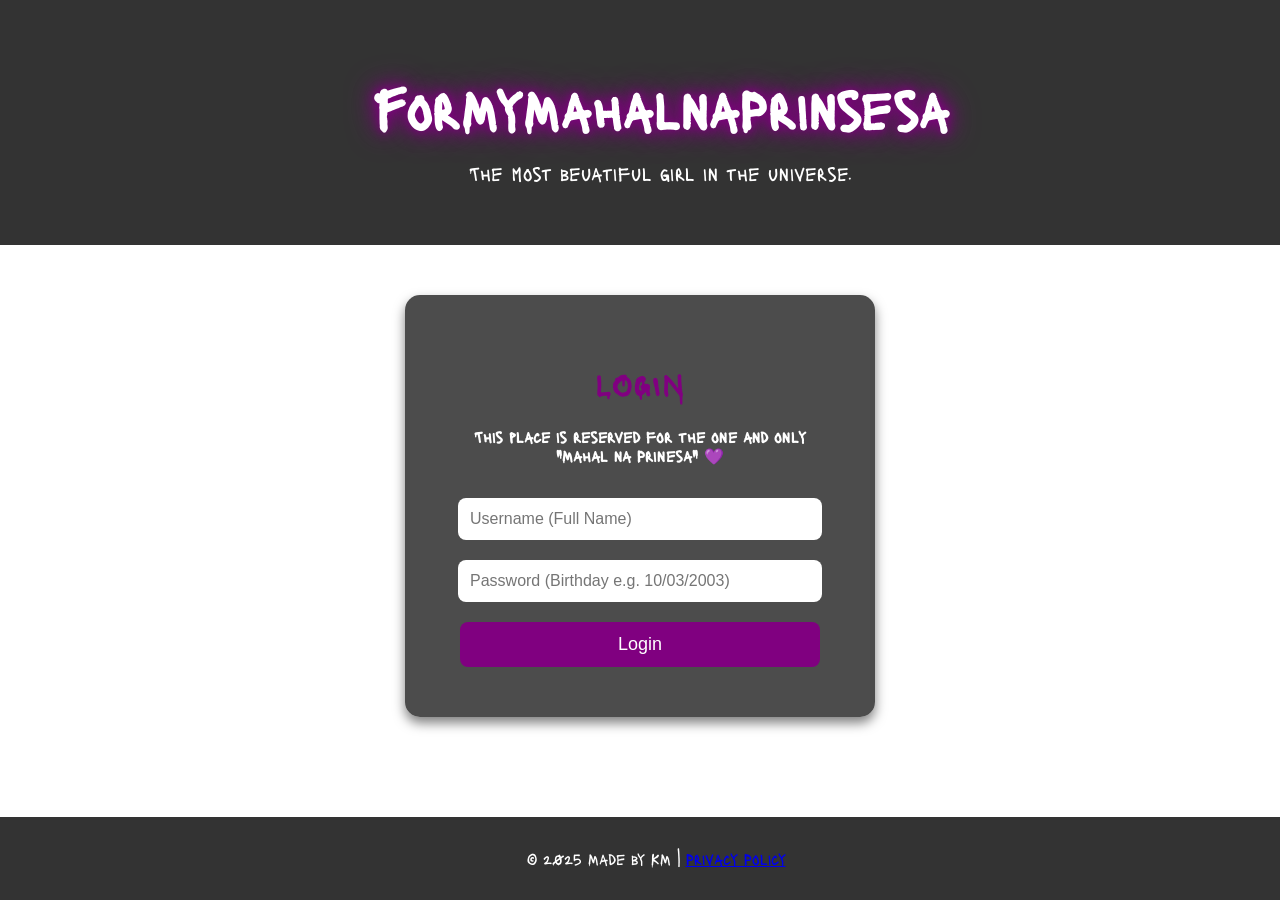
<file: index.html>
<!DOCTYPE html>
<html lang="en">

<head>
    <meta charset="UTF-8">
    <meta name="viewport" content="width=device-width, initial-scale=1.0">
    <title>Login Page</title>
    <link href="https://fonts.googleapis.com/css2?family=Lacquer&display=swap" rel="stylesheet"> 
    <link rel="stylesheet" href="page2style.css"> 
</head>

<body>

    <header>
        <div class="header-container">
            <div class="header-text">
                <h1>ForMyMahalnaPrinsesa</h1>
                <p>The most beuatiful girl in the universe.</p>
            </div>
        </div>
    </header>


    <div class="login-container">
        <h2>Login</h2>
        <h4>This place is reserved for the one and only "Mahal na Prinesa"  💜</h4>
        <input type="text" id="username" class="input-field" placeholder="Username (Full Name)" />
        <input type="password" id="password" class="input-field" placeholder="Password (Birthday e.g. 10/03/2003)" />
        <button onclick="login()">Login</button>
        <div id="error-message" class="error-message">Invalid username or password!</div>
    </div>

    <footer>
        <p>&copy; 2025 Made by KM | <a href="#">Privacy Policy</a></p>
    </footer>

    <script src="page2script.js"></script> 
</body>

</html>
</file>
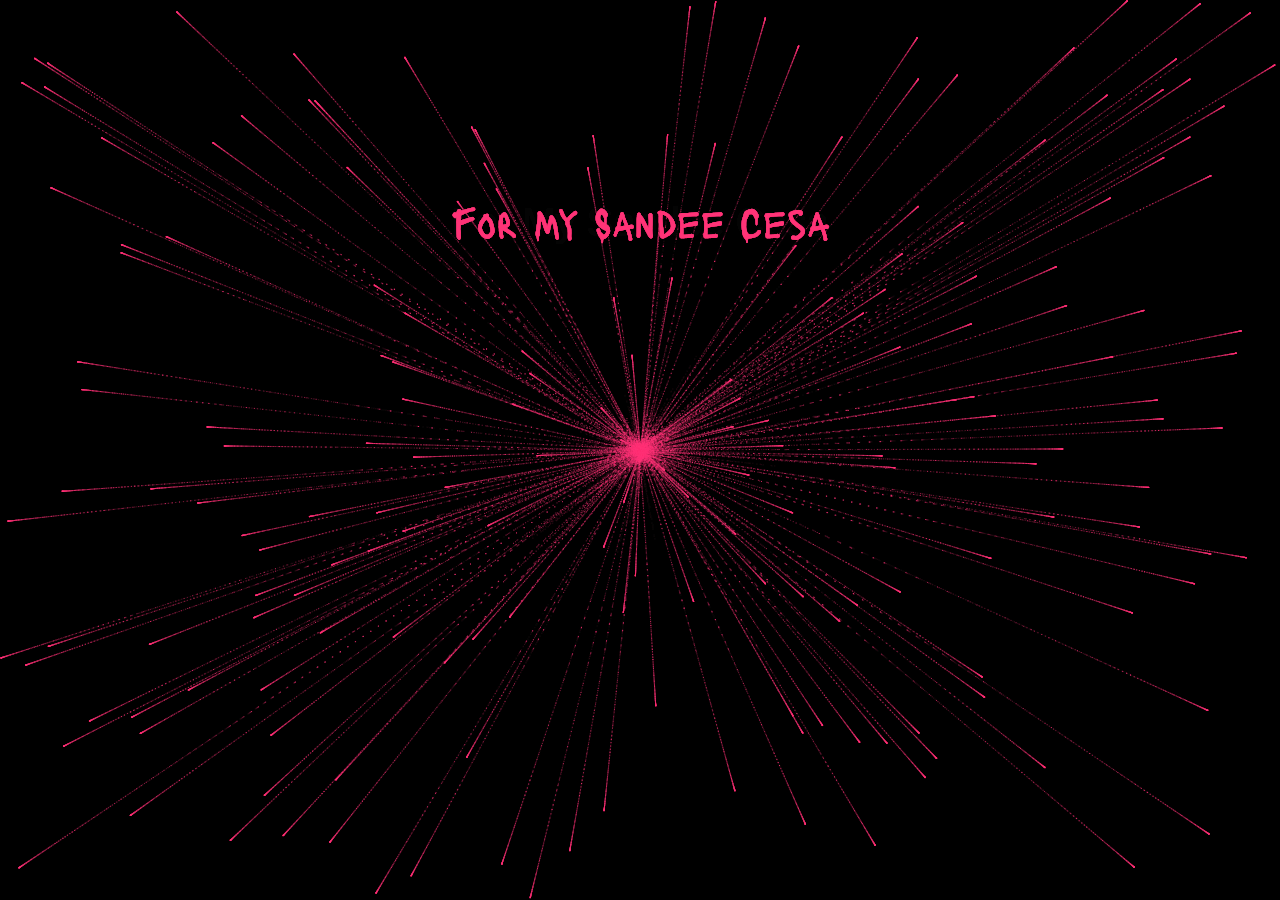
<file: end.html>
<!DOCTYPE html>
<html lang="en" >
<head>
  <meta charset="UTF-8">
  <title>HEART1</title>
  <link rel="stylesheet" href="./style.css">

  <link rel="stylesheet" href="./style.css">
  <link href="https://fonts.googleapis.com/css2?family=Lacquer&display=swap" rel="stylesheet">

</head>
<body>
<canvas id="heart"></canvas>
  <script  src="./script.js"></script>

</body>
</html>
</file>
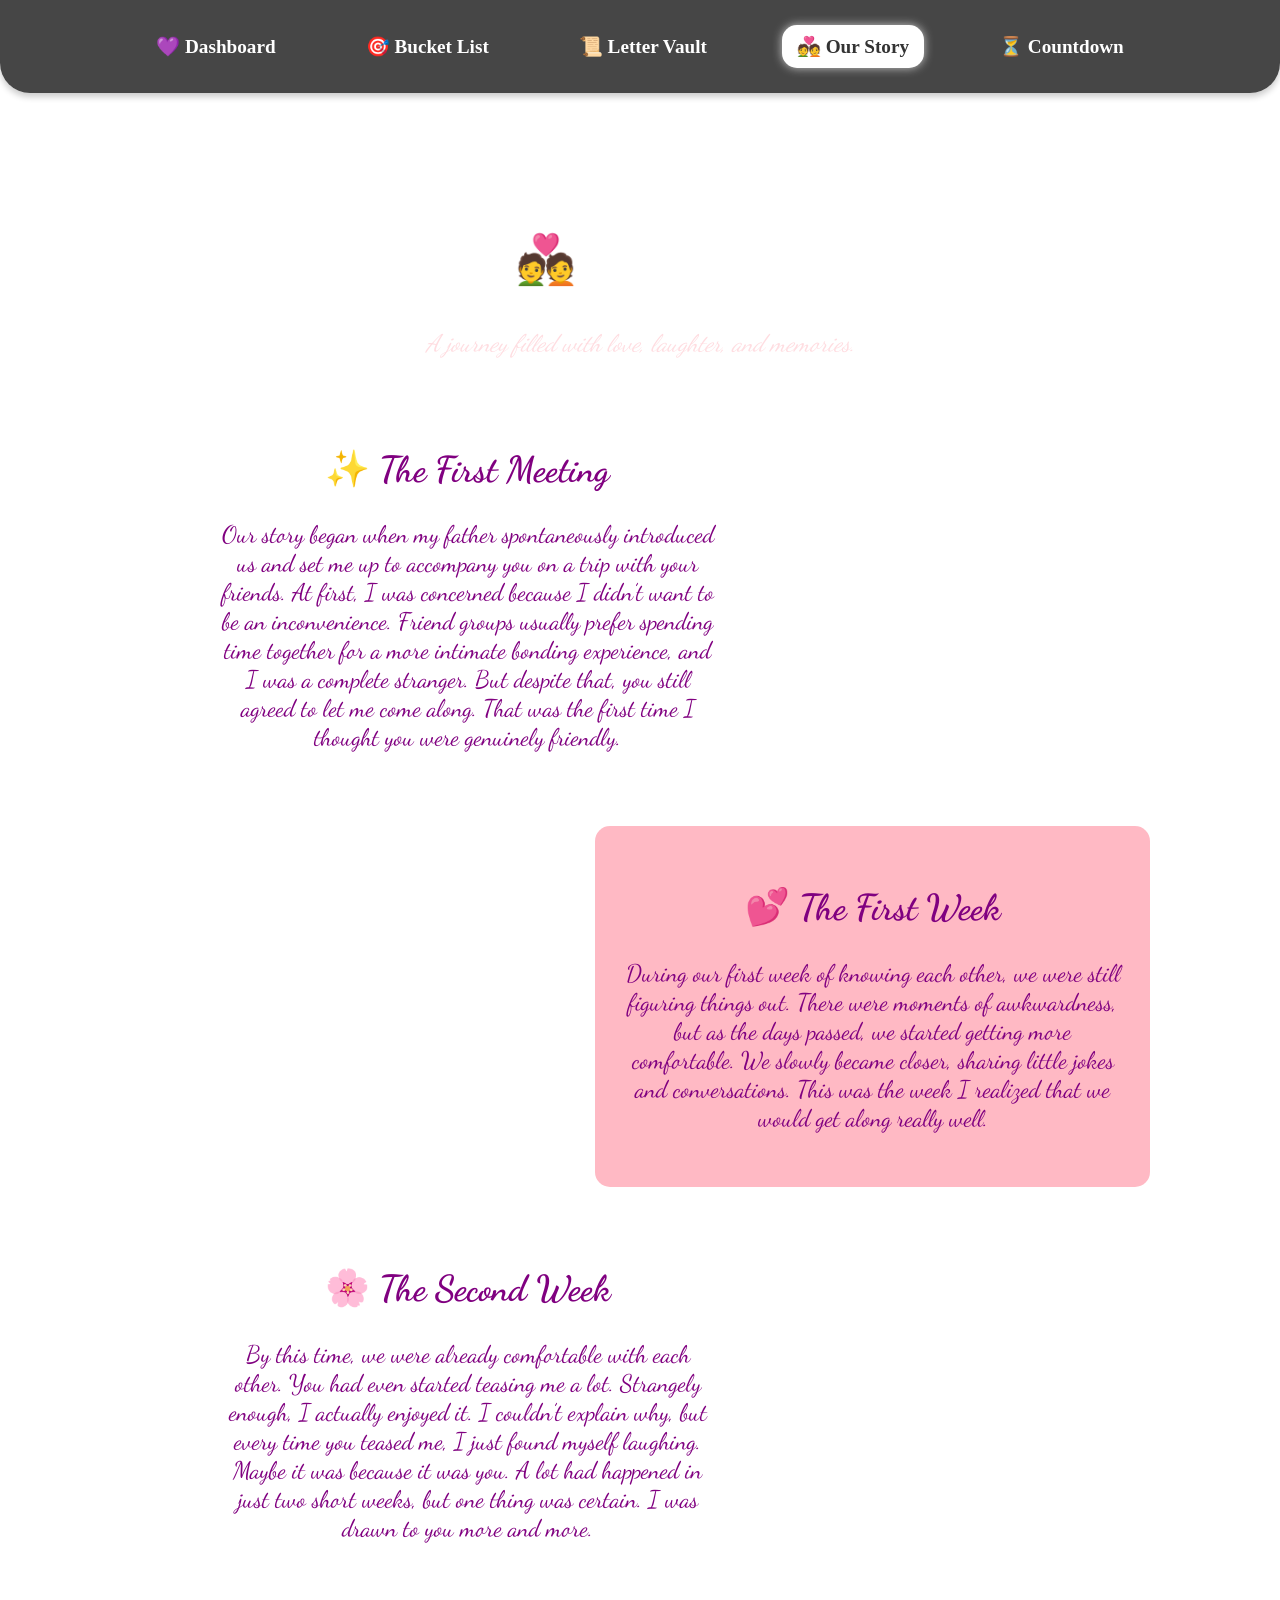
<file: story.html>
<!DOCTYPE html>
<html lang="en">
<head>
    <meta charset="UTF-8">
    <meta name="viewport" content="width=device-width, initial-scale=1.0">
    <title>Our Story</title>
    <link rel="stylesheet" href="storystyle.css">
    <link href="https://fonts.googleapis.com/css2?family=Dancing+Script:wght@400;700&display=swap" rel="stylesheet">
</head>
<body>

    <nav class="navbar">
        <ul>
            <li><a href="dashboard.html">💜 Dashboard</a></li>
            <li><a href="bucketlist.html">🎯 Bucket List</a></li>
            <li><a href="vault.html">📜 Letter Vault</a></li>
            <li><a class="active" href="story.html">💑 Our Story</a></li>
            <li><a href="countdown.html">⏳ Countdown</a></li>
        </ul>
    </nav>

    <section class="story-container">
        <h1>💑 Our Story</h1>
        <p class="subtitle">A journey filled with love, laughter, and memories.</p>

        <div class="timeline">
            <div class="event left">
                <div class="content">
                    <h2>✨ The First Meeting</h2>
                    <p>Our story began when my father spontaneously introduced us and set me up to accompany you on a trip with your friends. At first, I was concerned because I didn’t want to be an inconvenience. Friend groups usually prefer spending time together for a more intimate bonding experience, and I was a complete stranger. But despite that, you still agreed to let me come along. That was the first time I thought you were genuinely friendly.</p>
                </div>
            </div>

            <div class="event right">
                <div class="content">
                    <h2>💕 The First Week</h2>
                    <p>During our first week of knowing each other, we were still figuring things out. There were moments of awkwardness, but as the days passed, we started getting more comfortable. We slowly became closer, sharing little jokes and conversations. This was the week I realized that we would get along really well.</p>
                </div>
            </div>

            <div class="event left">
                <div class="content">
                    <h2>🌸 The Second Week</h2>
                    <p>By this time, we were already comfortable with each other. You had even started teasing me a lot. Strangely enough, I actually enjoyed it. I couldn’t explain why, but every time you teased me, I just found myself laughing. Maybe it was because it was you. A lot had happened in just two short weeks, but one thing was certain. I was drawn to you more and more.</p>
                </div>
            </div>

            </div>
        </div>
    </section>

</body>
</html>
</file>
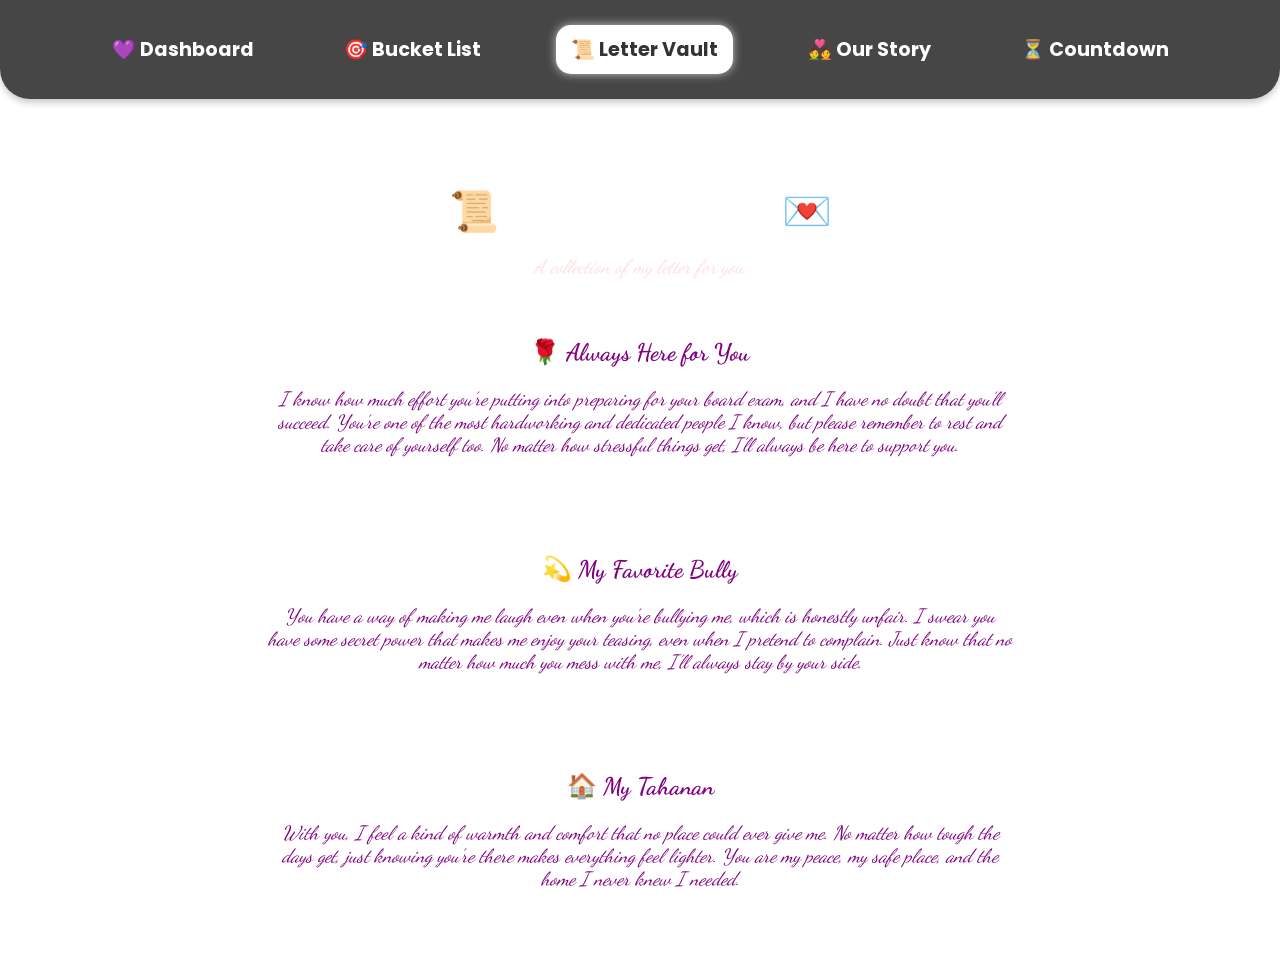
<file: vault.html>
<!DOCTYPE html>
<html lang="en">
<head>
    <meta charset="UTF-8">
    <meta name="viewport" content="width=device-width, initial-scale=1.0">
    <title>Letter Vault Page</title>
    <link rel="stylesheet" href="vaultstyle.css">
    <link href="https://fonts.googleapis.com/css2?family=Dancing+Script:wght@400;700&display=swap" rel="stylesheet">

</head>
<body>

    <nav class="navbar">
        <ul>
          <li><a href="dashboard.html">💜 Dashboard</a></li>
          <li><a href="bucketlist.html">🎯 Bucket List</a></li>
          <li><a href="vault.html" class="active">📜 Letter Vault</a></li>
          <li><a href="story.html">💑 Our Story</a></li>
          <li><a href="countdown.html">⏳ Countdown</a></li>
        </ul>
    </nav>

    <section class="vault-container">
        <h1>📜 Love Letter Vault 💌</h1>
        <p class="subtitle">A collection of my letter for you.</p>

        <div class="letter-box">
            <h2>🌹 Always Here for You            </h2>
            <p class="letter-content">
                I know how much effort you’re putting into preparing for your board exam, and I have no doubt that you’ll succeed. You’re one of the most hardworking and dedicated people I know, but please remember to rest and take care of yourself too. No matter how stressful things get, I’ll always be here to support you.
            </p>
        </div>

        <div class="letter-box">
            <h2>💫 My Favorite Bully</h2>
            <p class="letter-content">
                You have a way of making me laugh even when you’re bullying me, which is honestly unfair. I swear you have some secret power that makes me enjoy your teasing, even when I pretend to complain. Just know that no matter how much you mess with me, I’ll always stay by your side.  

            </p>
        </div>

        <div class="letter-box">
            <h2>🏠 My Tahanan</h2>
            <p class="letter-content">
                With you, I feel a kind of warmth and comfort that no place could ever give me. No matter how tough the days get, just knowing you're there makes everything feel lighter. You are my peace, my safe place, and the home I never knew I needed.
            </p>
        </div>

        

</body>
</html>
</file>
<file: page2style.css>
body {
    font-family: 'Lacquer', sans-serif;
    margin: 0;
    padding: 0;
    background-image: url('https://img.freepik.com/premium-photo/abstract-horizontal-background-with-bright-purple-tropical-butterflies-watercolor-imitation_364586-4262.jpg'); 
    background-size: cover;
    background-position: center;
    background-attachment: fixed;
    color: #333;
}

header {
    background-color: #333;
    color: #fff;
    padding: 20px 20px;
    text-align: center;
}

.header-container {
    width: 100%;
    padding: 20px;
    border-radius: 10px;
    display: inline-block;
}

.header-text {
    color: white;
    text-align: center;
}

.header-text h1 {
    font-size: 54px;
    margin-bottom: 10px;
    text-shadow: 0 0 10px #800080, 0 0 20px #800080, 0 0 30px #800080; 
}

.header-text p {
    font-size: 20px;
}

nav {
    background-color: #555;
    padding: 0.5em;
    text-align: center;
}

nav a {
    color: #fff;
    text-decoration: none;
    padding: 1em;
    margin: 0 0.5em;
}

.login-container {
    background-color: rgba(0, 0, 0, 0.7);
    padding: 50px;
    border-radius: 15px;
    width: 370px;
    color: white;
    box-shadow: 0 6px 12px rgba(0, 0, 0, 0.5);
    text-align: center;
    margin: 50px auto;
}

.login-container h2 {
    margin-bottom: 25px;
    font-size: 28px;
    color: #800080; 
    text-transform: uppercase;
    letter-spacing: 2px;
}

.input-field {
    width: 340px;
    padding: 12px;
    margin: 10px 0;
    border: none;
    border-radius: 8px;
    font-size: 16px;
    background-color: #fff;
    color: #333;
    transition: all 0.3s ease;
}

.input-field:focus {
    outline: none;
    border: 2px solid #800080; 
    box-shadow: 0 0 5px #800080;
}

button {
    width: 360px;
    margin-top: 10px;
    padding: 12px;
    background-color: #800080; 
    color: white;
    border: none;
    border-radius: 8px;
    font-size: 18px;
    cursor: pointer;
    transition: background-color 0.3s ease, transform 0.2s ease;
}

button:hover {
    background-color: #660066; 
    transform: scale(1.05);
}

button:active {
    transform: scale(0.98);
}

.error-message {
    color: red;
    margin-top: 10px;
    font-size: 14px;
    display: none;
}

footer {
    background-color: #333;
    color: #fff;
    padding: 1em;
    text-align: center;
    position: absolute;
    bottom: 0;
    width: 100%;
}

.footer a {
    color: #800080;
    text-decoration: none;
}
</file>
<file: style.css>
canvas {
    position: absolute;
    left:0;
    top: 0;
    width: 100%;
    height: 100%;
    background-color: rgba(0,0,0,.2);
  }
</file>
<file: storystyle.css>
body {
    font-family: 'Dancing Script', cursive;
    background-image: url('https://img.freepik.com/free-photo/artistic-blurry-colorful-wallpaper-background_58702-8548.jpg');
    background-size: cover;
    background-position: center;
    background-attachment: fixed;
    color: white;
    text-align: center;
    margin: 0;
    padding: 0;
}

.navbar {
    font-family: 'Poopins', cursive;
    position: fixed;
    top: 0;
    width: 100%;
    background: rgba(50, 50, 50, 0.9);
    padding: 15px 0;
    text-align: center;
    box-shadow: 0 4px 6px rgba(0, 0, 0, 0.2);
    border-bottom-left-radius: 30px;
    border-bottom-right-radius: 30px;
    z-index: 1000;
    backdrop-filter: blur(5px);
}

.navbar ul {
    list-style: none;
    padding: 0;
    margin: 0;
    display: flex;
    justify-content: center;
    gap: 20px;
}

.navbar ul li {
    display: inline-block;
    padding: 10px 20px;
    border-radius: 20px;
    transition: 0.3s;
}

.navbar ul li a {
    color: white;
    text-decoration: none;
    font-size: 1.2em;
    font-weight: bold;
    padding: 10px 15px;
    display: inline-block;
    border-radius: 15px;
    transition: all 0.3s ease-in-out;
}

.navbar ul li a:hover {
    background-color: rgba(255, 255, 255, 0.1);
    color: #f8f8f8;
    box-shadow: 0 0 10px rgba(255, 255, 255, 0.5);
    transform: scale(1.1);
}

.navbar ul li a.active {
    background: white;
    color: #333;
    font-weight: bold;
    box-shadow: 0 0 10px rgba(255, 255, 255, 0.7);
}

.story-container {
    margin-top: 18vh;
    padding: 30px;
}

.story-container h1 {
    font-size: 3em; 
    text-shadow: 3px 3px 8px rgba(255, 255, 255, 0.7);
}

.subtitle {
    font-size: 1.5em; 
    font-style: italic;
    margin-bottom: 30px;
    color: #ffdde1;
}

.timeline {
    position: relative;
    max-width: 900px; 
    margin: auto;
}

.event {
    padding: 30px; 
    width: 55%; 
    position: relative;
    margin: 20px 0; 
    border-radius: 15px;
    box-shadow: 0 0 15px rgba(255, 255, 255, 0.6);
    font-size: 1.5em; 
}

.left {
    background: rgba(255, 255, 255, 0.95);
    color: #800080;
    left: 0;
}

.right {
    background: rgba(255, 182, 193, 0.95);
    color: #800080;
    left: 45%;
}
</file>
<file: vaultstyle.css>
@import url('https://fonts.googleapis.com/css2?family=Dancing+Script:wght@400;700&family=Poppins:wght@400;700&display=swap');

body {
    font-family: 'Dancing Script', cursive;
    background-image: url('https://img.freepik.com/free-photo/artistic-blurry-colorful-wallpaper-background_58702-8548.jpg');
    background-size: cover;
    background-position: center;
    background-attachment: fixed;
    color: white;
    text-align: center;
    margin: 0;
    padding: 0;
}

.navbar {
    font-family: 'Poppins', sans-serif; 
    position: fixed;
    top: 0;
    width: 100%;
    background: rgba(50, 50, 50, 0.9);
    padding: 15px 0;
    text-align: center;
    box-shadow: 0 4px 6px rgba(0, 0, 0, 0.2);
    border-bottom-left-radius: 30px;
    border-bottom-right-radius: 30px;
    z-index: 1000;
    backdrop-filter: blur(5px);
}

.navbar ul {
    list-style: none;
    padding: 0;
    margin: 0;
    display: flex;
    justify-content: center;
    gap: 20px;
}

.navbar ul li {
    display: inline-block;
    padding: 10px 20px;
    border-radius: 20px;
    transition: 0.3s;
}


.navbar ul li a {
    color: white;
    text-decoration: none;
    font-size: 1.2em;
    font-weight: bold;
    padding: 10px 15px;
    display: inline-block;
    border-radius: 15px;
    transition: all 0.3s ease-in-out;
}

.navbar ul li a:hover {
    background-color: rgba(255, 255, 255, 0.1);
    color: #f8f8f8;
    box-shadow: 0 0 10px rgba(255, 255, 255, 0.5);
    transform: scale(1.1);
}

.navbar ul li a.active {
    background: white;
    color: #333;
    font-weight: bold;
    box-shadow: 0 0 10px rgba(255, 255, 255, 0.7);
}


.vault-container {
    margin-top: 15vh;
    text-align: center;
    padding: 20px;
}

.vault-container h1 {
    font-size: 2.5em;
    text-shadow: 2px 2px 5px rgba(255, 255, 255, 0.5);
    margin-bottom: 10px;
}

.subtitle {
    font-size: 1.2em;
    font-style: italic;
    margin-bottom: 20px;
    color: #ffdde1;
}

.letter-box {
    background: rgba(255, 255, 255, 0.9);
    color: #800080;
    padding: 20px;
    border-radius: 15px;
    margin: 20px auto;
    width: 60%;
    box-shadow: 0px 0px 10px rgba(255, 255, 255, 0.5);
}

.letter-box h2 {
    font-size: 1.5em;
}

.letter-content {
    font-size: 1.2em;
    font-style: italic;
}
</file>
